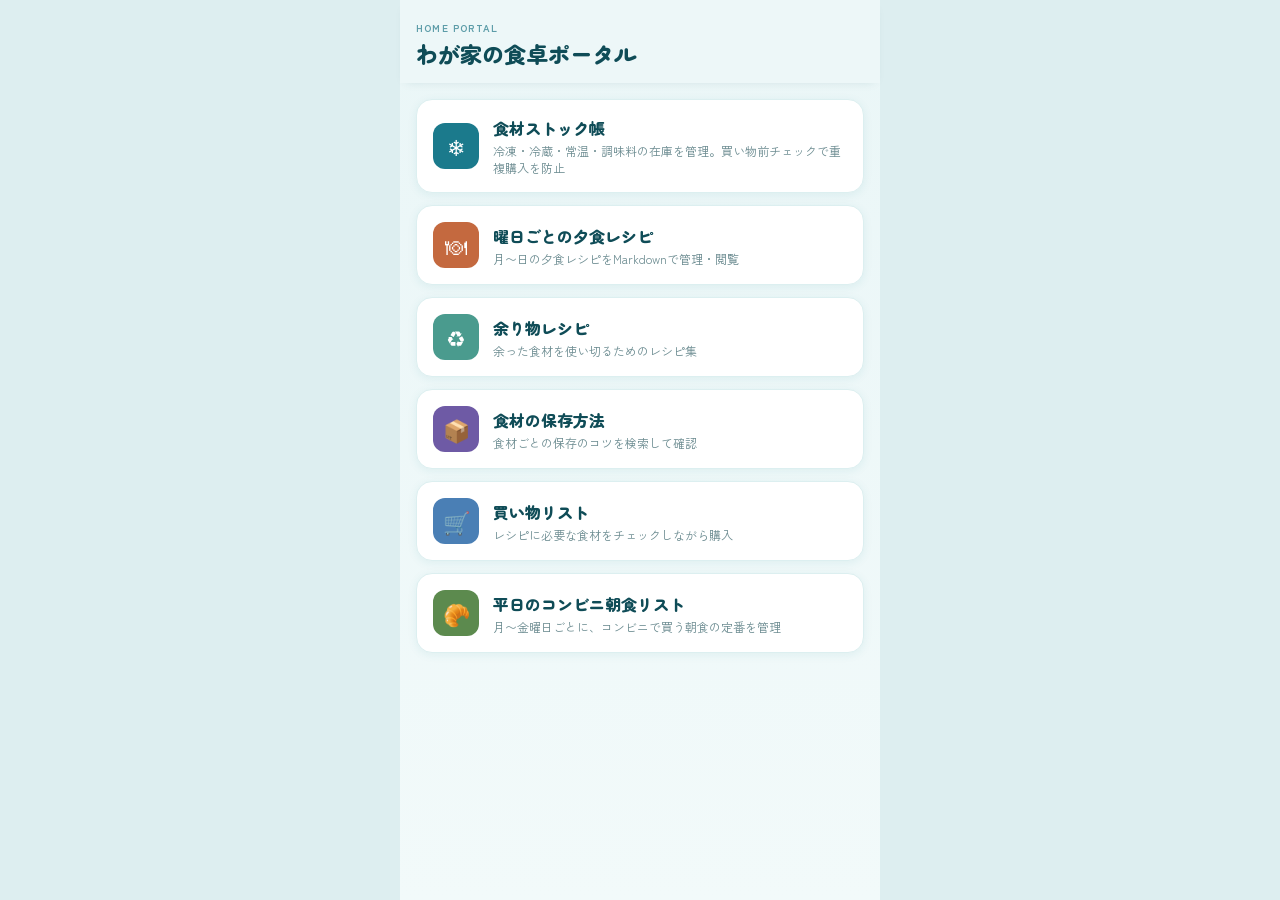
<file: index.html>
<!DOCTYPE html>
<html lang="ja">
<head>
<meta charset="UTF-8">
<meta name="viewport" content="width=device-width, initial-scale=1.0">
<title>わが家の食卓ポータル</title>
<link rel="stylesheet" href="assets/style.css">
</head>
<body>
<div class="page">
  <div class="header">
    <div>
      <div class="eyebrow">HOME PORTAL</div>
      <h1>わが家の食卓ポータル</h1>
    </div>
  </div>

  <div class="portal-grid">
    <a class="portal-card" href="fridge.html">
      <div class="portal-icon" style="background:#1B7A8C;">❄</div>
      <div>
        <div class="portal-title">食材ストック帳</div>
        <div class="portal-desc">冷凍・冷蔵・常温・調味料の在庫を管理。買い物前チェックで重複購入を防止</div>
      </div>
    </a>

    <a class="portal-card" href="recipes/index.html">
      <div class="portal-icon" style="background:#C4693F;">🍽</div>
      <div>
        <div class="portal-title">曜日ごとの夕食レシピ</div>
        <div class="portal-desc">月〜日の夕食レシピをMarkdownで管理・閲覧</div>
      </div>
    </a>

    <a class="portal-card" href="leftovers/index.html">
      <div class="portal-icon" style="background:#4A9B8E;">♻</div>
      <div>
        <div class="portal-title">余り物レシピ</div>
        <div class="portal-desc">余った食材を使い切るためのレシピ集</div>
      </div>
    </a>

    <a class="portal-card" href="storage/index.html">
      <div class="portal-icon" style="background:#6E5AA5;">📦</div>
      <div>
        <div class="portal-title">食材の保存方法</div>
        <div class="portal-desc">食材ごとの保存のコツを検索して確認</div>
      </div>
    </a>

    <a class="portal-card" href="shopping.html">
      <div class="portal-icon" style="background:#4A7FB5;">🛒</div>
      <div>
        <div class="portal-title">買い物リスト</div>
        <div class="portal-desc">レシピに必要な食材をチェックしながら購入</div>
      </div>
    </a>

    <a class="portal-card" href="breakfast.html">
      <div class="portal-icon" style="background:#5C8A4E;">🥐</div>
      <div>
        <div class="portal-title">平日のコンビニ朝食リスト</div>
        <div class="portal-desc">月〜金曜日ごとに、コンビニで買う朝食の定番を管理</div>
      </div>
    </a>
  </div>
</div>
</body>
</html>
</file>
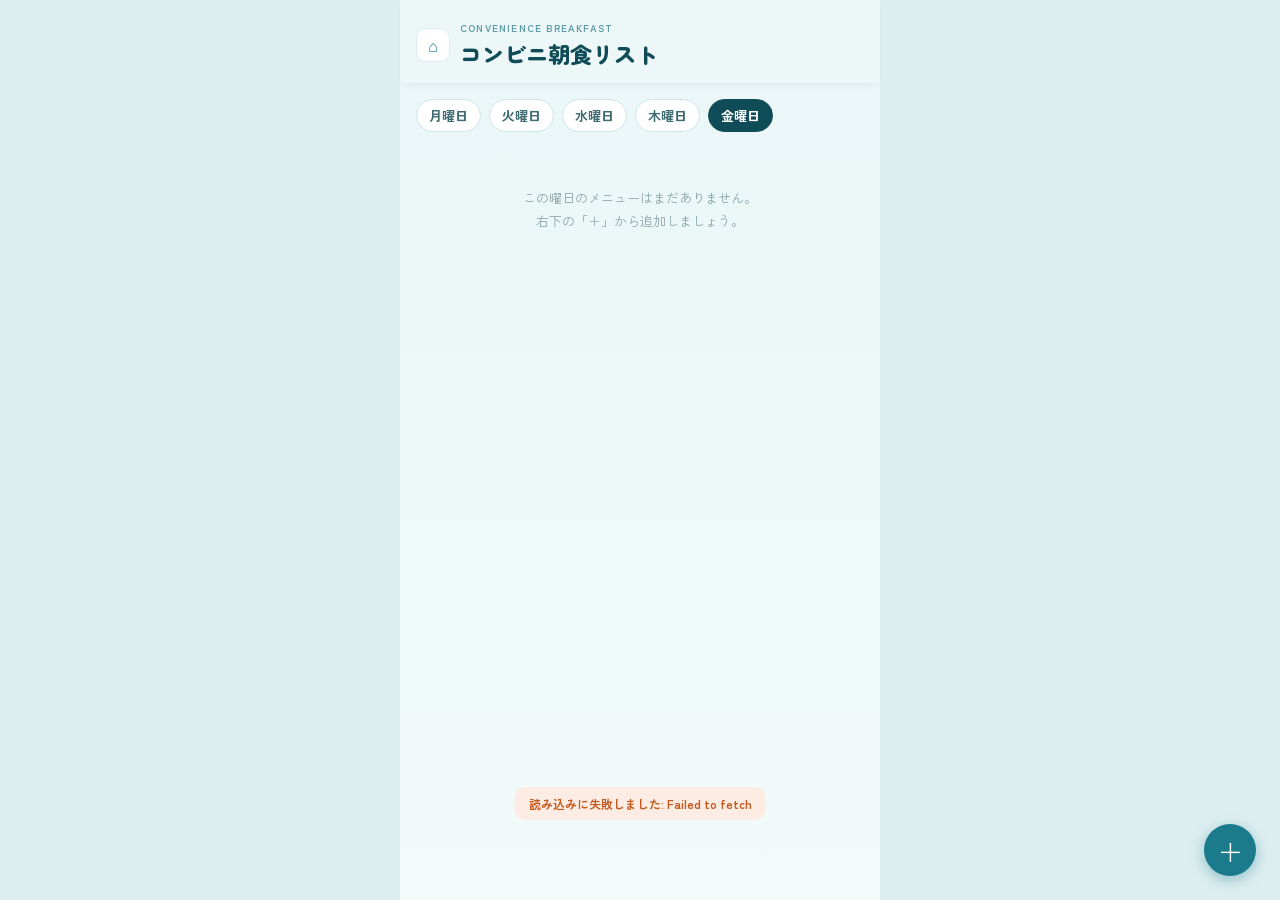
<file: breakfast.html>
<!DOCTYPE html>
<html lang="ja">
<head>
<meta charset="UTF-8">
<meta name="viewport" content="width=device-width, initial-scale=1.0">
<title>コンビニ朝食リスト</title>
<link rel="stylesheet" href="assets/style.css">
</head>
<body>
<div class="page">
  <div class="header">
    <div class="header-left">
      <a class="home-link" href="index.html" aria-label="ポータルに戻る">⌂</a>
      <div>
        <div class="eyebrow">CONVENIENCE BREAKFAST</div>
        <h1>コンビニ朝食リスト</h1>
      </div>
    </div>
  </div>

  <div class="tabs" id="tabs"></div>
  <div id="list"><div class="loading">読み込み中…</div></div>
  <div class="error-banner" id="errorBanner"></div>
  <button class="fab" id="fabAdd" aria-label="追加">＋</button>

  <div class="modal-overlay" id="modalOverlay">
    <div class="modal fade" id="modalBox">
      <div class="modal-title" id="modalTitle">朝食メニューを追加</div>
      <label class="field-label">品名</label>
      <input id="fName" placeholder="例：おにぎり＋サラダチキン">
      <label class="field-label">メモ（任意）</label>
      <textarea id="fMemo" style="height:56px; resize:none;" placeholder="例：お店：セブンイレブン"></textarea>
      <div class="modal-actions">
        <button class="btn-cancel" id="btnCancel">キャンセル</button>
        <button class="btn-save" id="btnSave">追加する</button>
      </div>
    </div>
  </div>
</div>

<script src="assets/site-config.js"></script>
<script src="assets/api.js"></script>
<script>
const SHEET = "BreakfastList";
const WEEKDAYS = [
  { id: "mon", label: "月" }, { id: "tue", label: "火" }, { id: "wed", label: "水" },
  { id: "thu", label: "木" }, { id: "fri", label: "金" },
];

let items = [];
let currentDay = (() => {
  const idx = new Date().getDay(); // 0:日 1:月 ... 6:土
  const map = { 1: "mon", 2: "tue", 3: "wed", 4: "thu", 5: "fri" };
  return map[idx] || "mon";
})();

function escapeHtml(s) { return (s||"").toString().replace(/[&<>"']/g, c => ({'&':'&amp;','<':'&lt;','>':'&gt;','"':'&quot;',"'":'&#39;'}[c])); }
function showError(msg) {
  const el = document.getElementById("errorBanner");
  if (!msg) { el.style.display = "none"; return; }
  el.textContent = msg; el.style.display = "block";
  setTimeout(() => { el.style.display = "none"; }, 4000);
}

async function loadItems() {
  try { items = await Api.list(SHEET); }
  catch (e) { showError("読み込みに失敗しました: " + e.message); items = []; }
  renderAll();
}

function renderTabs() {
  document.getElementById("tabs").innerHTML = WEEKDAYS.map(w =>
    `<div class="tab ${currentDay===w.id?'active':''}" data-day="${w.id}">${w.label}曜日</div>`
  ).join("");
  document.querySelectorAll(".tab").forEach(t => t.addEventListener("click", () => { currentDay = t.dataset.day; renderAll(); }));
}

function renderList() {
  const listEl = document.getElementById("list");
  const arr = items.filter(i => i.weekday === currentDay);
  if (arr.length === 0) {
    listEl.innerHTML = `<div class="empty-state">この曜日のメニューはまだありません。<br>右下の「＋」から追加しましょう。</div>`;
    return;
  }
  listEl.innerHTML = arr.map(it => `
    <div class="card" data-id="${it.id}">
      <div style="flex:1; min-width:0;">
        <div class="card-name">${escapeHtml(it.name)}</div>
        ${it.memo ? `<div class="card-memo">${escapeHtml(it.memo)}</div>` : ""}
      </div>
      <button class="small-btn" data-remove="${it.id}">削除</button>
    </div>
  `).join("");
  listEl.querySelectorAll("[data-remove]").forEach(btn => btn.addEventListener("click", async (e) => {
    e.stopPropagation();
    try {
      await Api.remove(SHEET, btn.dataset.remove);
      items = items.filter(i => i.id !== btn.dataset.remove);
      renderAll();
    }
    catch (err) { showError("削除に失敗しました: " + err.message); }
  }));
}

function renderAll() { renderTabs(); renderList(); }

function openModal() { document.getElementById("modalOverlay").classList.add("open"); }
function closeModal() { document.getElementById("modalOverlay").classList.remove("open"); }

function openAdd() {
  document.getElementById("fName").value = "";
  document.getElementById("fMemo").value = "";
  openModal();
}

async function saveForm() {
  const name = document.getElementById("fName").value.trim();
  if (!name) return;
  const btn = document.getElementById("btnSave");
  btn.disabled = true;
  try {
    const payload = { weekday: currentDay, name, memo: document.getElementById("fMemo").value.trim() };
    const result = await Api.add(SHEET, payload);
    items.push({ id: result.id, ...payload });
    closeModal();
    renderAll();
  } catch (err) { showError("追加に失敗しました: " + err.message); }
  finally { btn.disabled = false; }
}

document.getElementById("fabAdd").addEventListener("click", openAdd);
document.getElementById("btnCancel").addEventListener("click", closeModal);
document.getElementById("btnSave").addEventListener("click", saveForm);
document.getElementById("modalOverlay").addEventListener("click", (e) => { if (e.target.id === "modalOverlay") closeModal(); });

loadItems();
</script>
</body>
</html>
</file>
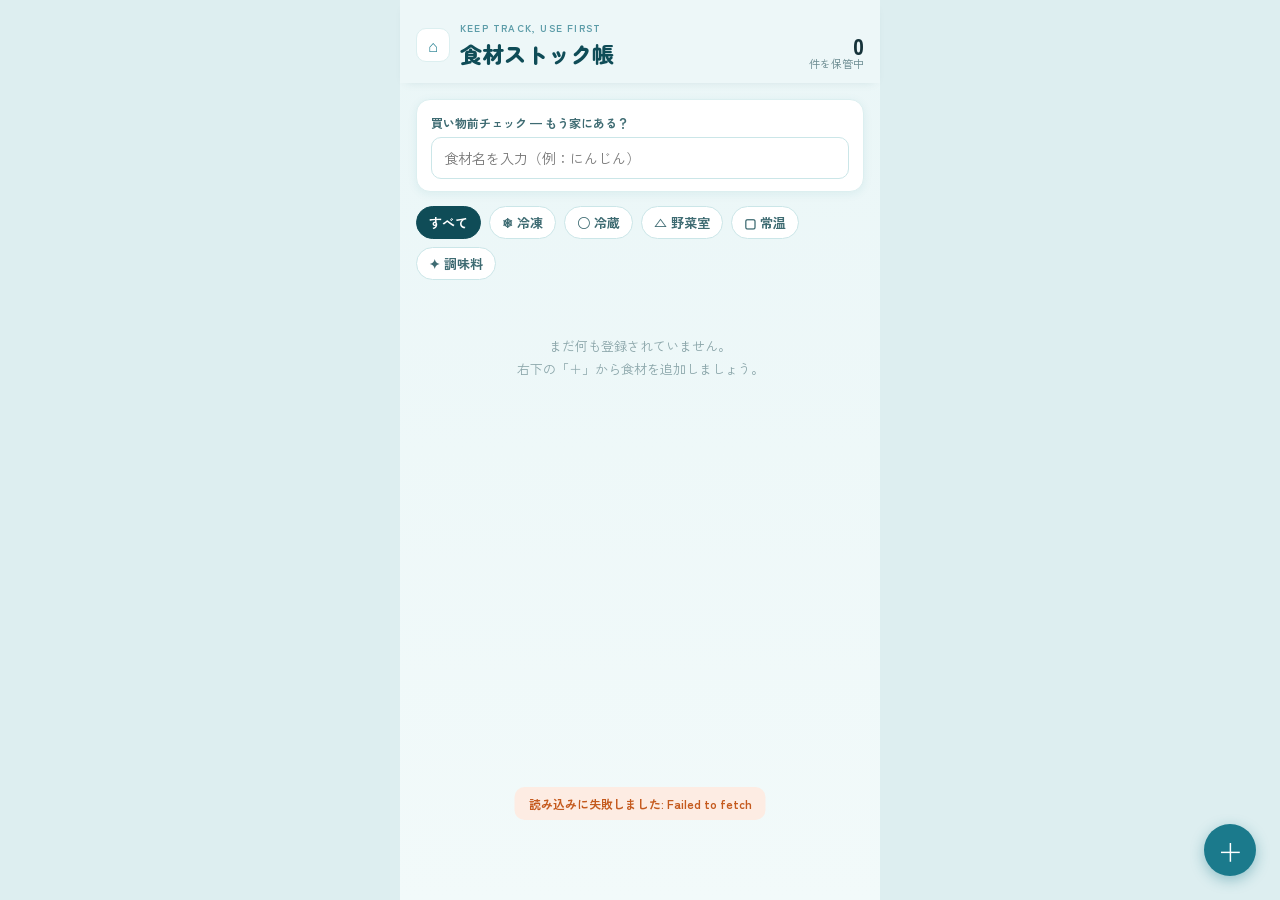
<file: fridge.html>
<!DOCTYPE html>
<html lang="ja">
<head>
<meta charset="UTF-8">
<meta name="viewport" content="width=device-width, initial-scale=1.0">
<title>食材ストック帳</title>
<link rel="stylesheet" href="assets/style.css">
</head>
<body>
<div class="page">
  <div class="header">
    <div class="header-left">
      <a class="home-link" href="index.html" aria-label="ポータルに戻る">⌂</a>
      <div>
        <div class="eyebrow">KEEP TRACK, USE FIRST</div>
        <h1>食材ストック帳</h1>
      </div>
    </div>
    <div class="count-badge">
      <div class="count-num" id="totalCount">-</div>
      <div class="count-label">件を保管中</div>
    </div>
  </div>

  <div class="check-box" style="background:#fff; border-radius:14px; padding:14px 14px 12px; box-shadow:0 2px 10px rgba(27,122,140,0.08); margin-bottom:14px; border:1px solid #DCEFF0;">
    <div style="font-size:12px; color:#3E6B72; font-weight:700; margin-bottom:6px;">買い物前チェック — もう家にある？</div>
    <input id="checkInput" placeholder="食材名を入力（例：にんじん）">
    <div id="checkResults"></div>
  </div>

  <div class="tabs" id="tabs"></div>
  <div id="list"><div class="loading">読み込み中…</div></div>
  <div class="error-banner" id="errorBanner"></div>
  <button class="fab" id="fabAdd" aria-label="食材を追加">＋</button>

  <div class="modal-overlay" id="modalOverlay">
    <div class="modal fade" id="modalBox">
      <div class="modal-title" id="modalTitle">食材を追加</div>

      <label class="field-label">食材名</label>
      <input id="fName" placeholder="例：玉ねぎ（みじん切り）">
      <div class="warning-box" id="dupWarning"></div>

      <label class="field-label">数量</label>
      <input id="fQuantity" placeholder="例：2袋、200g、3個">

      <label class="field-label">保存場所</label>
      <div class="choice-row" id="locChoices"></div>

      <label class="checkbox-row">
        <input type="checkbox" id="fIsCut" style="width:16px;height:16px;">
        カット済みで保存する
      </label>

      <label class="field-label">保存日</label>
      <input type="date" id="fDate">

      <label class="field-label">賞味期限（任意）</label>
      <input type="date" id="fExpiry">

      <label class="field-label">メモ（任意）</label>
      <textarea id="fMemo" style="height:56px; resize:none;" placeholder="例：味噌汁用にカット"></textarea>

      <div class="modal-actions">
        <button class="btn-cancel" id="btnCancel">キャンセル</button>
        <button class="btn-save" id="btnSave">追加する</button>
      </div>
    </div>
  </div>
</div>

<script src="assets/site-config.js"></script>
<script src="assets/api.js"></script>
<script>
const SHEET = "FridgeItems";
const LOCATIONS = [
  { id: "freezer", label: "冷凍", color: "#1B7A8C", icon: "❄", oldAfter: 30 },
  { id: "fridge", label: "冷蔵", color: "#4A7FB5", icon: "○", oldAfter: 5 },
  { id: "vegetable", label: "野菜室", color: "#5C8A4E", icon: "△", oldAfter: 5 },
  { id: "pantry", label: "常温", color: "#B98A3D", icon: "▢", oldAfter: 60 },
  { id: "seasoning", label: "調味料", color: "#8A5FBF", icon: "✦", oldAfter: 180 },
];

let items = [];
let filter = "all";
let editingId = null;
let formLocation = "freezer";

function locationInfo(id) { return LOCATIONS.find(l => l.id === id) || LOCATIONS[0]; }
function todayISO() {
  const d = new Date();
  const y = d.getFullYear();
  const m = String(d.getMonth() + 1).padStart(2, "0");
  const day = String(d.getDate()).padStart(2, "0");
  return `${y}-${m}-${day}`;
}
function parseDateFlexible(dateStr) {
  if (!dateStr) return new Date(NaN);
  const s = String(dateStr);
  // "2026-08-30T15:00:00.000Z" のような時刻付きの値は、そのままDateに渡す
  // （ブラウザのローカルタイムゾーンに変換され、日本時間なら正しい日付になる）。
  // "2026-08-31" のような日付のみの値は、ローカル深夜0時として解釈する。
  const d = s.includes("T") ? new Date(s) : new Date(s + "T00:00:00");
  d.setHours(0, 0, 0, 0);
  return d;
}
function toDateInputValue(dateStr) {
  if (!dateStr) return "";
  const d = parseDateFlexible(dateStr);
  if (isNaN(d)) return "";
  const y = d.getFullYear();
  const m = String(d.getMonth() + 1).padStart(2, "0");
  const day = String(d.getDate()).padStart(2, "0");
  return `${y}-${m}-${day}`;
}
function daysSince(dateStr) {
  const then = parseDateFlexible(dateStr);
  const now = new Date(); now.setHours(0,0,0,0);
  return Math.max(0, Math.round((now - then) / 86400000));
}
function fmtDate(dateStr) { const d = parseDateFlexible(dateStr); return `${d.getMonth()+1}/${d.getDate()}`; }
function normalize(s) { return (s||"").toString().trim().toLowerCase(); }
function escapeHtml(s) { return (s||"").toString().replace(/[&<>"']/g, c => ({'&':'&amp;','<':'&lt;','>':'&gt;','"':'&quot;',"'":'&#39;'}[c])); }
function toBool(v) { return v === true || v === "true" || v === "TRUE"; }

function frostSVG(days, color, oldAfter) {
  const ratio = days / (oldAfter || 30);
  const level = ratio >= 1 ? 3 : ratio >= 0.66 ? 2 : ratio >= 0.33 ? 1 : 0;
  const arms = [0,60,120,180,240,300];
  let inner = "";
  arms.forEach(deg => {
    inner += `<g transform="rotate(${deg})"><line x1="0" y1="0" x2="0" y2="${-9 - level*1.2}" stroke="${color}" stroke-width="1.4" stroke-linecap="round" opacity="0.9"/>`;
    if (level >= 1) inner += `<line x1="0" y1="-5" x2="2.4" y2="-6.6" stroke="${color}" stroke-width="1" opacity="0.75" stroke-linecap="round"/><line x1="0" y1="-5" x2="-2.4" y2="-6.6" stroke="${color}" stroke-width="1" opacity="0.75" stroke-linecap="round"/>`;
    if (level >= 2) inner += `<line x1="0" y1="-8" x2="2" y2="-9.4" stroke="${color}" stroke-width="0.9" opacity="0.6" stroke-linecap="round"/><line x1="0" y1="-8" x2="-2" y2="-9.4" stroke="${color}" stroke-width="0.9" opacity="0.6" stroke-linecap="round"/>`;
    inner += `</g>`;
  });
  const circleR = level >= 3 ? 3 : 2;
  const circleOp = level >= 3 ? 0.5 : 0.35;
  return `<svg width="26" height="26" viewBox="0 0 26 26" style="flex-shrink:0;"><g transform="translate(13,13)">${inner}<circle r="${circleR}" fill="${color}" opacity="${circleOp}"/></g></svg>`;
}

function daysUntil(dateStr) {
  if (!dateStr) return null;
  const target = parseDateFlexible(dateStr);
  const now = new Date(); now.setHours(0,0,0,0);
  return Math.round((target - now) / 86400000);
}
function expiryBadgeHtml(expiry) {
  if (!expiry) return "";
  const days = daysUntil(expiry);
  let text, color;
  if (days < 0) { text = `賞味期限切れ（${Math.abs(days)}日経過）`; color = "#C5401E"; }
  else if (days === 0) { text = "賞味期限は今日まで"; color = "#C5401E"; }
  else if (days <= 3) { text = `賞味期限まであと${days}日`; color = "#C55A1E"; }
  else { text = `賞味期限: ${fmtDate(expiry)}`; color = "#6B8B90"; }
  return `<div style="font-size:12px;color:${color};margin-top:2px;font-weight:${days<=3?'700':'400'};">${text}</div>`;
}
function showError(msg) {
  const el = document.getElementById("errorBanner");
  if (!msg) { el.style.display = "none"; return; }
  el.textContent = msg;
  el.style.display = "block";
  setTimeout(() => { el.style.display = "none"; }, 4000);
}

async function loadItems() {
  try {
    const data = await Api.list(SHEET);
    items = data.map(it => ({ ...it, isCut: toBool(it.isCut) }));
  } catch (e) {
    showError("読み込みに失敗しました: " + e.message);
    items = [];
  }
  renderAll();
}

function renderTabs() {
  const tabsEl = document.getElementById("tabs");
  let html = `<div class="tab ${filter==='all'?'active':''}" data-filter="all">すべて</div>`;
  LOCATIONS.forEach(l => {
    const active = filter === l.id;
    html += `<div class="tab ${active?'active':''}" data-filter="${l.id}" style="${active?`background:${l.color};border-color:${l.color};`:''}">${l.icon} ${l.label}</div>`;
  });
  tabsEl.innerHTML = html;
  tabsEl.querySelectorAll(".tab").forEach(t => t.addEventListener("click", () => { filter = t.dataset.filter; renderAll(); }));
}

function renderList() {
  const listEl = document.getElementById("list");
  const filtered = filter === "all" ? items : items.filter(i => i.location === filter);
  document.getElementById("totalCount").textContent = items.length;

  if (items.length === 0) {
    listEl.innerHTML = `<div class="empty-state">まだ何も登録されていません。<br>右下の「＋」から食材を追加しましょう。</div>`;
    return;
  }
  let html = "";
  LOCATIONS.filter(l => filter === "all" || filter === l.id).forEach(loc => {
    const arr = filtered.filter(i => i.location === loc.id).sort((a,b) => {
      const ea = a.expiry ? daysUntil(a.expiry) : Infinity;
      const eb = b.expiry ? daysUntil(b.expiry) : Infinity;
      if (ea !== eb) return ea - eb;
      return daysSince(b.date) - daysSince(a.date);
    });
    if (arr.length === 0) return;
    html += `<div style="margin-bottom:18px;"><div style="font-size:13px;font-weight:900;margin-bottom:6px;color:${loc.color};">${loc.icon} ${loc.label}（${arr.length}）</div>`;
    arr.forEach(it => {
      const d = daysSince(it.date);
      const isOld = d >= (loc.oldAfter ?? 30);
      html += `<div class="card" data-id="${it.id}">
        ${frostSVG(d, loc.color, loc.oldAfter)}
        <div style="flex:1; min-width:0;">
          <div class="card-name">${escapeHtml(it.name)}${it.isCut ? '<span class="tag">カット済</span>' : ''}</div>
          <div class="card-meta ${isOld?'old':''}">${escapeHtml(it.quantity)||"数量未記入"} ・ ${fmtDate(it.date)}から${d}日 ${isOld?'・そろそろ使い切ろう':''}</div>
          ${expiryBadgeHtml(it.expiry)}
          ${it.memo ? `<div class="card-memo">${escapeHtml(it.memo)}</div>` : ''}
        </div>
        <div style="display:flex; flex-direction:column; gap:6px; align-items:stretch;">
          <a class="small-btn" href="storage/index.html?q=${encodeURIComponent(it.name)}" style="text-align:center; text-decoration:none;" onclick="event.stopPropagation();">📦 保存方法</a>
          <button class="small-btn" data-remove="${it.id}">使い切った</button>
        </div>
      </div>`;
    });
    html += `</div>`;
  });
  listEl.innerHTML = html;

  listEl.querySelectorAll(".card").forEach(card => card.addEventListener("click", (e) => {
    if (e.target.dataset.remove) return;
    const item = items.find(i => i.id === card.dataset.id);
    if (item) openEdit(item);
  }));
  listEl.querySelectorAll("[data-remove]").forEach(btn => btn.addEventListener("click", async (e) => {
    e.stopPropagation();
    btn.textContent = "…";
    try {
      await Api.remove(SHEET, btn.dataset.remove);
      items = items.filter(i => i.id !== btn.dataset.remove);
      renderAll();
    }
    catch (err) { showError("削除に失敗しました: " + err.message); }
  }));
}

function renderCheck() {
  const q = normalize(document.getElementById("checkInput").value);
  const el = document.getElementById("checkResults");
  if (!q) { el.innerHTML = ""; return; }
  const hits = items.filter(it => normalize(it.name).includes(q));
  if (hits.length === 0) { el.innerHTML = `<div class="fade" style="font-size:13px;color:#5C8A4E;font-weight:700;padding:6px 2px;">在庫なし。買ってOKです。</div>`; return; }
  let html = `<div class="fade">`;
  hits.forEach(it => {
    const loc = locationInfo(it.location);
    const d = daysSince(it.date);
    html += `<div class="card" style="border:1.5px solid ${loc.color}; cursor:default;">
      ${frostSVG(d, loc.color, loc.oldAfter)}
      <div style="flex:1;">
        <div style="font-weight:700; color:#16333A;">${escapeHtml(it.name)}${it.isCut ? '<span class="tag">カット済</span>' : ''}</div>
        <div style="font-size:12px; color:#6B8B90;">${loc.icon} ${loc.label}・${escapeHtml(it.quantity)||"数量未記入"}・${d}日前から保存</div>
        ${expiryBadgeHtml(it.expiry)}
      </div>
    </div>`;
  });
  html += `</div>`;
  el.innerHTML = html;
}

function renderLocChoices() {
  const el = document.getElementById("locChoices");
  el.innerHTML = LOCATIONS.map(l => {
    const active = formLocation === l.id;
    return `<div class="choice ${active?'active':''}" data-loc="${l.id}" style="${active?`background:${l.color};border-color:${l.color};color:#fff;`:''}">${l.icon} ${l.label}</div>`;
  }).join("");
  el.querySelectorAll(".choice").forEach(c => c.addEventListener("click", () => { formLocation = c.dataset.loc; renderLocChoices(); }));
}

function renderDupWarning() {
  const q = normalize(document.getElementById("fName").value);
  const warnEl = document.getElementById("dupWarning");
  if (!q || editingId) { warnEl.style.display = "none"; return; }
  const dups = items.filter(it => normalize(it.name).includes(q) || q.includes(normalize(it.name)));
  if (dups.length === 0) { warnEl.style.display = "none"; return; }
  warnEl.innerHTML = "⚠ すでに似た食材があります：" + dups.map(d =>
    `<div style="margin-top:2px;">・${escapeHtml(d.name)}（${locationInfo(d.location).label}・${daysSince(d.date)}日前・${escapeHtml(d.quantity)||"数量未記入"}）</div>`
  ).join("");
  warnEl.style.display = "block";
}

function openAdd() {
  editingId = null;
  document.getElementById("modalTitle").textContent = "食材を追加";
  document.getElementById("fName").value = "";
  document.getElementById("fQuantity").value = "";
  document.getElementById("fIsCut").checked = false;
  document.getElementById("fDate").value = todayISO();
  document.getElementById("fExpiry").value = "";
  document.getElementById("fMemo").value = "";
  formLocation = "freezer";
  renderLocChoices();
  document.getElementById("dupWarning").style.display = "none";
  document.getElementById("btnSave").textContent = "追加する";
  openModal();
  setTimeout(() => document.getElementById("fName").focus(), 0);
}
function openEdit(item) {
  editingId = item.id;
  document.getElementById("modalTitle").textContent = "食材を編集";
  document.getElementById("fName").value = item.name;
  document.getElementById("fQuantity").value = item.quantity || "";
  document.getElementById("fIsCut").checked = !!item.isCut;
  document.getElementById("fDate").value = toDateInputValue(item.date);
  document.getElementById("fExpiry").value = toDateInputValue(item.expiry);
  document.getElementById("fMemo").value = item.memo || "";
  formLocation = item.location;
  renderLocChoices();
  document.getElementById("dupWarning").style.display = "none";
  document.getElementById("btnSave").textContent = "更新する";
  openModal();
}
function openModal() { document.getElementById("modalOverlay").classList.add("open"); }
function closeModal() { document.getElementById("modalOverlay").classList.remove("open"); }

async function saveForm() {
  const name = document.getElementById("fName").value.trim();
  if (!name) return;
  const data = {
    name,
    quantity: document.getElementById("fQuantity").value.trim(),
    location: formLocation,
    isCut: document.getElementById("fIsCut").checked,
    date: document.getElementById("fDate").value || todayISO(),
    expiry: document.getElementById("fExpiry").value || "",
    memo: document.getElementById("fMemo").value.trim(),
  };
  const btn = document.getElementById("btnSave");
  btn.disabled = true;
  try {
    if (editingId) {
      await Api.update(SHEET, editingId, data);
      const idx = items.findIndex(i => i.id === editingId);
      if (idx !== -1) items[idx] = { ...items[idx], ...data };
    } else {
      const result = await Api.add(SHEET, data);
      items.push({ id: result.id, ...data });
    }
    closeModal();
    renderAll();
  } catch (err) {
    showError("保存に失敗しました: " + err.message);
  } finally {
    btn.disabled = false;
  }
}

function renderAll() { renderTabs(); renderList(); renderCheck(); }

document.getElementById("fabAdd").addEventListener("click", openAdd);
document.getElementById("btnCancel").addEventListener("click", closeModal);
document.getElementById("btnSave").addEventListener("click", saveForm);
document.getElementById("modalOverlay").addEventListener("click", (e) => { if (e.target.id === "modalOverlay") closeModal(); });
document.getElementById("checkInput").addEventListener("input", renderCheck);
document.getElementById("fName").addEventListener("input", renderDupWarning);

loadItems();
</script>
</body>
</html>
</file>
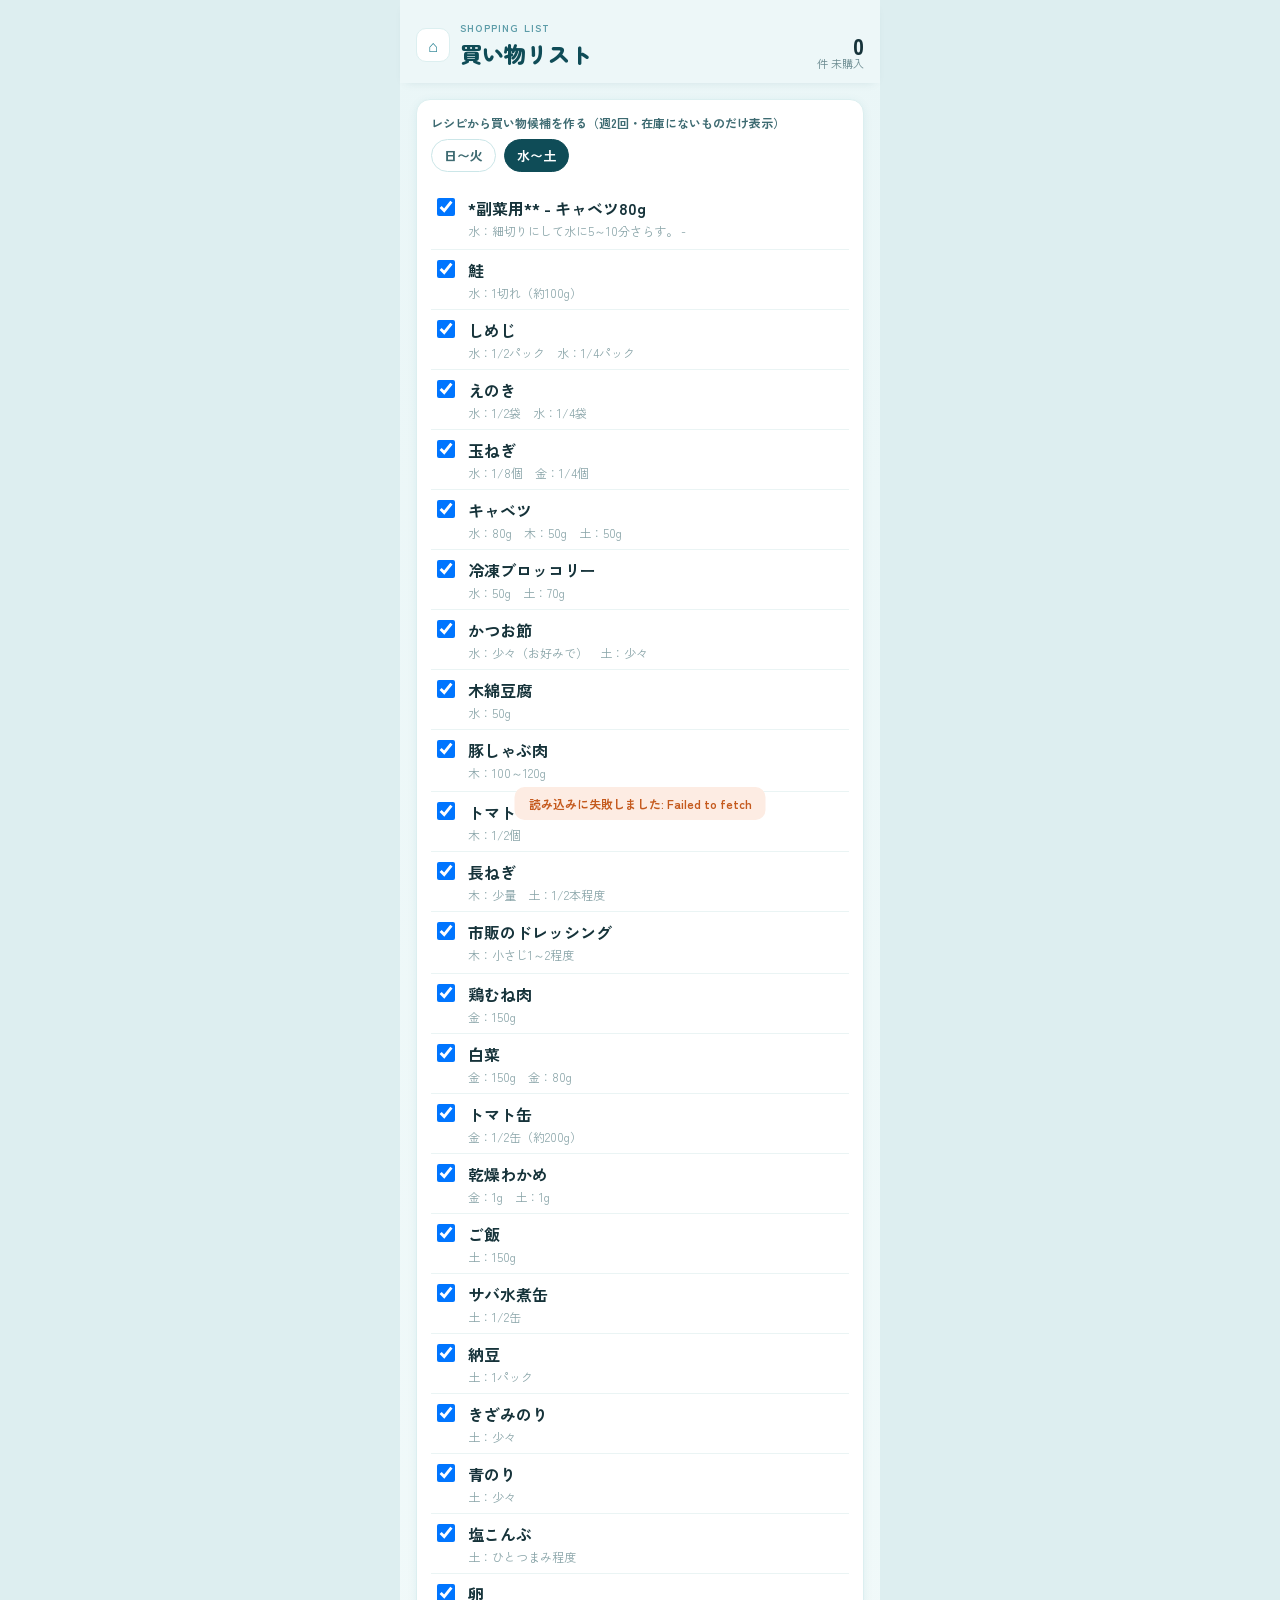
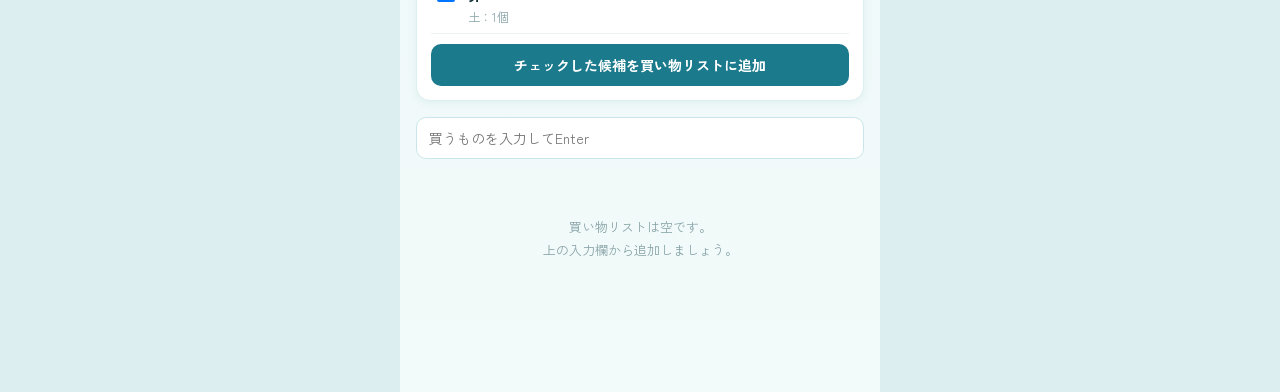
<file: shopping.html>
<!DOCTYPE html>
<html lang="ja">
<head>
<meta charset="UTF-8">
<meta name="viewport" content="width=device-width, initial-scale=1.0">
<title>買い物リスト</title>
<link rel="stylesheet" href="assets/style.css">
</head>
<body>
<div class="page">
  <div class="header">
    <div class="header-left">
      <a class="home-link" href="index.html" aria-label="ポータルに戻る">⌂</a>
      <div>
        <div class="eyebrow">SHOPPING LIST</div>
        <h1>買い物リスト</h1>
      </div>
    </div>
    <div class="count-badge">
      <div class="count-num" id="remainCount">-</div>
      <div class="count-label">件 未購入</div>
    </div>
  </div>

  <div style="background:#fff; border-radius:14px; padding:14px; box-shadow:0 2px 10px rgba(27,122,140,0.08); margin-bottom:16px; border:1px solid #DCEFF0;">
    <div style="font-size:12px; color:#3E6B72; font-weight:700; margin-bottom:8px;">レシピから買い物候補を作る（週2回・在庫にないものだけ表示）</div>
    <div class="tabs" id="periodTabs" style="margin-bottom:4px;"></div>
    <div id="candidateStatus" style="font-size:12px; color:#8AA5A9; padding:6px 2px;"></div>
    <div id="candidateList"></div>
    <button id="btnAddCandidates" style="width:100%; margin-top:10px; padding:11px 0; border-radius:10px; border:none; background:#1B7A8C; color:#fff; font-weight:700; cursor:pointer;">
      チェックした候補を買い物リストに追加
    </button>
  </div>

  <div style="display:flex; gap:8px; margin-bottom:16px;">
    <input id="quickAdd" placeholder="買うものを入力してEnter">
  </div>

  <div id="list"><div class="loading">読み込み中…</div></div>
  <div class="error-banner" id="errorBanner"></div>

  <div class="modal-overlay" id="modalOverlay">
    <div class="modal fade" id="modalBox">
      <div class="modal-title" id="modalTitle">アイテムを編集</div>
      <label class="field-label">品名</label>
      <input id="fName">
      <label class="field-label">数量</label>
      <input id="fQuantity" placeholder="例：2個、1パック">
      <label class="field-label">メモ（任意）</label>
      <textarea id="fMemo" style="height:56px; resize:none;" placeholder="例：〇〇のレシピ用"></textarea>
      <div class="modal-actions">
        <button class="btn-cancel" id="btnDelete" style="color:#C55A1E;border-color:#F2D9A0;">削除する</button>
        <button class="btn-save" id="btnSave">更新する</button>
      </div>
    </div>
  </div>
</div>

<script src="assets/site-config.js"></script>
<script src="assets/api.js"></script>
<script>
const SHEET = "ShoppingList";
let items = [];
let editingId = null;
let fridgeItems = [];
let candidates = []; // {key, name, entries:[{day,amount}], inStock, alreadyListed, checked}

const PERIODS = [
  { id: "sun-tue", label: "日〜火", days: ["sun","mon","tue"] },
  { id: "wed-sat", label: "水〜土", days: ["wed","thu","fri","sat"] },
];
const DAY_LABEL = { mon:"月", tue:"火", wed:"水", thu:"木", fri:"金", sat:"土", sun:"日" };
let currentPeriod = (() => {
  const idx = new Date().getDay(); // 0:日 1:月 2:火 3:水 4:木 5:金 6:土
  return (idx >= 3 && idx <= 6) ? "wed-sat" : "sun-tue";
})();

function toBool(v) { return v === true || v === "true" || v === "TRUE"; }
function escapeHtml(s) { return (s||"").toString().replace(/[&<>"']/g, c => ({'&':'&amp;','<':'&lt;','>':'&gt;','"':'&quot;',"'":'&#39;'}[c])); }
function normalize(s) { return (s||"").toString().trim().toLowerCase(); }
function todayISODate() {
  const d = new Date();
  const y = d.getFullYear();
  const m = String(d.getMonth() + 1).padStart(2, "0");
  const day = String(d.getDate()).padStart(2, "0");
  return `${y}-${m}-${day}`;
}

function showError(msg) {
  const el = document.getElementById("errorBanner");
  if (!msg) { el.style.display = "none"; return; }
  el.textContent = msg; el.style.display = "block";
  setTimeout(() => { el.style.display = "none"; }, 4000);
}

async function loadItems() {
  try {
    const data = await Api.list(SHEET);
    items = data.map(it => ({ ...it, checked: toBool(it.checked) }));
  } catch (e) { showError("読み込みに失敗しました: " + e.message); items = []; }
  renderList();
}

function renderList() {
  const listEl = document.getElementById("list");
  const unchecked = items.filter(i => !i.checked);
  const checked = items.filter(i => i.checked);
  document.getElementById("remainCount").textContent = unchecked.length;

  if (items.length === 0) {
    listEl.innerHTML = `<div class="empty-state">買い物リストは空です。<br>上の入力欄から追加しましょう。</div>`;
    return;
  }
  let html = "";
  if (unchecked.length > 0) {
    html += unchecked.map(cardHtml).join("");
  } else {
    html += `<div class="empty-state">未購入のアイテムはありません。</div>`;
  }
  if (checked.length > 0) {
    html += `<div style="font-size:12px;font-weight:900;color:#8AA5A9;margin:16px 0 6px;">購入済み（${checked.length}）</div>`;
    html += checked.map(cardHtml).join("");
  }
  listEl.innerHTML = html;

  listEl.querySelectorAll("[data-toggle]").forEach(cb => cb.addEventListener("click", async (e) => {
    e.stopPropagation();
    const item = items.find(i => i.id === cb.dataset.toggle);
    try { await Api.update(SHEET, item.id, { checked: !item.checked }); item.checked = !item.checked; renderList(); }
    catch (err) { showError("更新に失敗しました: " + err.message); }
  }));
  listEl.querySelectorAll(".card").forEach(card => card.addEventListener("click", () => {
    const item = items.find(i => i.id === card.dataset.id);
    if (item) openEdit(item);
  }));
}

function cardHtml(it) {
  return `<div class="card" data-id="${it.id}" style="${it.checked ? 'opacity:0.55;' : ''}">
    <input type="checkbox" data-toggle="${it.id}" ${it.checked ? "checked" : ""} style="width:20px;height:20px;flex-shrink:0;">
    <div style="flex:1; min-width:0;">
      <div class="card-name" style="${it.checked ? 'text-decoration:line-through;' : ''}">${escapeHtml(it.name)}</div>
      <div class="card-meta">${escapeHtml(it.quantity) || ""}</div>
      ${it.memo ? `<div class="card-memo">${escapeHtml(it.memo)}</div>` : ""}
    </div>
  </div>`;
}

function openModal() { document.getElementById("modalOverlay").classList.add("open"); }
function closeModal() { document.getElementById("modalOverlay").classList.remove("open"); }

function openEdit(item) {
  editingId = item.id;
  document.getElementById("fName").value = item.name;
  document.getElementById("fQuantity").value = item.quantity || "";
  document.getElementById("fMemo").value = item.memo || "";
  openModal();
}

async function quickAdd(name) {
  if (!name.trim()) return;
  try {
    const payload = { name: name.trim(), quantity: "", memo: "", checked: false, addedDate: todayISODate() };
    const result = await Api.add(SHEET, payload);
    items.push({ id: result.id, ...payload });
    renderList();
    renderCandidates();
  } catch (err) { showError("追加に失敗しました: " + err.message); }
}

async function saveForm() {
  const name = document.getElementById("fName").value.trim();
  if (!name) return;
  const btn = document.getElementById("btnSave");
  btn.disabled = true;
  try {
    const data = {
      name,
      quantity: document.getElementById("fQuantity").value.trim(),
      memo: document.getElementById("fMemo").value.trim(),
    };
    await Api.update(SHEET, editingId, data);
    const idx = items.findIndex(i => i.id === editingId);
    if (idx !== -1) items[idx] = { ...items[idx], ...data };
    closeModal();
    renderList();
  } catch (err) { showError("保存に失敗しました: " + err.message); }
  finally { btn.disabled = false; }
}

async function deleteItem() {
  try {
    await Api.remove(SHEET, editingId);
    items = items.filter(i => i.id !== editingId);
    closeModal();
    renderList();
  }
  catch (err) { showError("削除に失敗しました: " + err.message); }
}

document.getElementById("quickAdd").addEventListener("keydown", (e) => {
  if (e.key === "Enter") {
    quickAdd(e.target.value);
    e.target.value = "";
  }
});
document.getElementById("btnSave").addEventListener("click", saveForm);
document.getElementById("btnDelete").addEventListener("click", deleteItem);
document.getElementById("modalOverlay").addEventListener("click", (e) => { if (e.target.id === "modalOverlay") closeModal(); });

/* ---------- レシピから買い物候補を作る ---------- */

function parseIngredientLine(line) {
  const s = line.replace(/^[-*]\s*/, "").trim();
  // 「品名：分量」（全角/半角コロン区切り）
  let m = s.match(/^(.+?)[：:]\s*(.+)$/);
  if (m) return { name: m[1].trim(), amount: m[2].trim() };
  // 「品名 分量」（スペース区切り、分量が数字や「少々」等で始まる）
  m = s.match(/^(.+?)[\s　]+([0-9０-９].*|少々|適量|お好みで.*|ひとつまみ.*|大さじ.*|小さじ.*)$/);
  if (m) return { name: m[1].trim(), amount: m[2].trim() };
  return { name: s, amount: "" };
}

function looksLikeIngredientLine(s) {
  if (/[。！？]$/.test(s)) return false; // 文章っぽい行（句点等で終わる）は対象外
  return /[：:]/.test(s);
}

const MATERIAL_END_KEYWORDS_RE = /作り方|下準備|ポイント|注意|コツ|アレンジ|保存|使い方|調理の流れ|工程|手順/;

function extractIngredients(mdText) {
  const lines = mdText.split(/\r?\n/);
  const out = [];
  let capturing = false;
  for (const line of lines) {
    const trimmed = line.trim();
    // 見出し形式（## 材料 / ### 材料（1人分） / ### 【材料】 など）か、
    // 見出し記号なしの単独行「【材料】」を「材料欄の開始」として扱う。
    const isTrigger = /材料/.test(trimmed) && (
      /^#{1,6}\s*/.test(trimmed) ||
      /^[【\[]?\s*材料\s*[】\]]?\s*[:：]?$/.test(trimmed)
    );
    if (isTrigger) { capturing = true; continue; }
    if (!capturing) continue;
    if (trimmed === "") continue; // 空行はスキップ（区切りとはみなさない）
    if (/^#{1,6}\s/.test(trimmed)) {
      // 材料欄の途中に出てくる小見出し（例：### 基本の具材）はスキップして続行。
      // 「作り方」「下準備」などが来たら、そこで材料欄は終わり。
      if (MATERIAL_END_KEYWORDS_RE.test(trimmed)) capturing = false;
      continue;
    }
    if (/^[-*]\s+\S/.test(trimmed)) {
      out.push(parseIngredientLine(trimmed));
    } else if (looksLikeIngredientLine(trimmed)) {
      // 箇条書き記号なしで「品名：分量」だけが1行ずつ並んでいる形式にも対応
      out.push(parseIngredientLine(trimmed));
    } else {
      capturing = false; // それ以外の文章（作り方の説明等）が来たら材料欄は終わり
    }
  }
  return out;
}

let excludeList = [];

// 名前の比較用に正規化する（全角/半角の統一、括弧書き「（片栗粉用）」等の除去、空白除去）。
function normalizeName(s) {
  return (s || "").toString()
    .normalize("NFKC")
    .replace(/\([^)]*\)/g, "")
    .replace(/\s+/g, "")
    .toLowerCase();
}

// 在庫との照合。完全一致（正規化後）を「在庫あり」とし、
// 部分一致（例：レシピ「トマト」と在庫「トマト缶」）は「似た在庫」として参考表示のみにする。
function matchStock(name) {
  const q = normalizeName(name);
  const result = { exact: false, similar: [] };
  if (!q) return result;
  fridgeItems.forEach(fi => {
    const fn = normalizeName(fi.name);
    if (!fn) return;
    if (fn === q) { result.exact = true; return; }
    if (fn.length >= 2 && q.length >= 2 && (fn.includes(q) || q.includes(fn))) {
      if (!result.similar.includes(fi.name)) result.similar.push(fi.name);
    }
  });
  return result;
}
function isAlreadyListed(name) {
  const q = normalizeName(name);
  return items.some(it => !it.checked && normalizeName(it.name) === q);
}
// 除外リストとの照合は完全一致（正規化後）。部分一致にすると
// 「水」で「サバ水煮缶」、「塩」で「塩こんぶ」まで除外されてしまうため。
function isExcluded(name) {
  const q = normalizeName(name);
  if (!q) return false;
  return excludeList.some(ex => normalizeName(ex) === q);
}

async function loadFridgeStock() {
  try { fridgeItems = await Api.list("FridgeItems"); }
  catch (e) { fridgeItems = []; }
}

async function loadExcludeList() {
  try {
    const res = await fetch(`./assets/shopping-exclude.json?_=${Date.now()}`);
    excludeList = res.ok ? await res.json() : [];
  } catch (e) { excludeList = []; }
}

async function buildCandidates() {
  const statusEl = document.getElementById("candidateStatus");
  statusEl.textContent = "レシピを読み込み中…";
  const period = PERIODS.find(p => p.id === currentPeriod);
  const grouped = {}; // normalized name -> {name, entries:[]}
  let missingFiles = [];

  for (const day of period.days) {
    try {
      const res = await fetch(`./recipes/${day}.md?_=${Date.now()}`);
      if (!res.ok) { missingFiles.push(day); continue; }
      const text = await res.text();
      const ingredients = extractIngredients(text);
      ingredients.forEach(ing => {
        if (!ing.name) return;
        if (isExcluded(ing.name)) return;
        const key = normalizeName(ing.name);
        if (!grouped[key]) grouped[key] = { name: ing.name, entries: [] };
        grouped[key].entries.push({ day, amount: ing.amount });
      });
    } catch (e) { missingFiles.push(day); }
  }

  candidates = Object.values(grouped).map(c => {
    const stock = matchStock(c.name);
    const inStock = stock.exact;
    const similarStock = stock.similar;
    const alreadyListed = isAlreadyListed(c.name);
    return { ...c, inStock, similarStock, alreadyListed, checked: !inStock && !alreadyListed };
  });

  if (candidates.length === 0) {
    statusEl.textContent = missingFiles.length === period.days.length
      ? "この期間のレシピ(.md)がまだ用意されていません。recipesフォルダにファイルを追加してください。"
      : "この期間のレシピに材料が見つかりませんでした（除外リストで全て除かれている場合もあります）。";
  } else {
    statusEl.textContent = "";
  }
  renderCandidates();
}

function renderPeriodTabs() {
  document.getElementById("periodTabs").innerHTML = PERIODS.map(p =>
    `<div class="tab ${currentPeriod===p.id?'active':''}" data-period="${p.id}">${p.label}</div>`
  ).join("");
  document.querySelectorAll("#periodTabs .tab").forEach(t => t.addEventListener("click", () => {
    currentPeriod = t.dataset.period;
    renderPeriodTabs();
    buildCandidates();
  }));
}

function renderCandidates() {
  const el = document.getElementById("candidateList");
  if (candidates.length === 0) { el.innerHTML = ""; return; }
  el.innerHTML = candidates.map((c, i) => {
    const detail = c.entries.map(e => `${DAY_LABEL[e.day]}${e.amount ? "："+escapeHtml(e.amount) : ""}`).join("　");
    const tags = [];
    if (c.inStock) tags.push(`<span class="tag" style="background:#E7F3E4;color:#5C8A4E;">在庫あり</span>`);
    if (!c.inStock && c.similarStock && c.similarStock.length > 0) {
      tags.push(`<span class="tag" style="background:#FEF6E8;color:#8A6420;">似た在庫：${c.similarStock.map(escapeHtml).join("、")}</span>`);
    }
    if (c.alreadyListed) tags.push(`<span class="tag">追加済み</span>`);
    return `<label style="display:flex; align-items:flex-start; gap:10px; padding:8px 2px; border-bottom:1px solid #EAF4F4; cursor:pointer;">
      <input type="checkbox" data-idx="${i}" ${c.checked ? "checked" : ""} style="width:18px;height:18px;margin-top:2px;flex-shrink:0;">
      <span style="flex:1;">
        <span style="font-weight:700;color:#16333A;">${escapeHtml(c.name)}</span>${tags.join("")}
        <div style="font-size:12px;color:#8AA5A9;margin-top:2px;">${detail}</div>
      </span>
    </label>`;
  }).join("");
  el.querySelectorAll("[data-idx]").forEach(cb => cb.addEventListener("change", (e) => {
    candidates[Number(e.target.dataset.idx)].checked = e.target.checked;
  }));
}

async function addCheckedCandidates() {
  const toAdd = candidates.filter(c => c.checked);
  if (toAdd.length === 0) return;
  const btn = document.getElementById("btnAddCandidates");
  btn.disabled = true;
  btn.textContent = "追加中…";
  try {
    for (const c of toAdd) {
      const quantity = c.entries.map(e => `${DAY_LABEL[e.day]}:${e.amount||"適量"}`).join(" / ");
      const payload = {
        name: c.name,
        quantity,
        memo: "夕食レシピより自動追加",
        checked: false,
        addedDate: todayISODate(),
      };
      const result = await Api.add(SHEET, payload);
      items.push({ id: result.id, ...payload });
    }
    renderList();
    await buildCandidates();
  } catch (err) {
    showError("候補の追加に失敗しました: " + err.message);
  } finally {
    btn.disabled = false;
    btn.textContent = "チェックした候補を買い物リストに追加";
  }
}
document.getElementById("btnAddCandidates").addEventListener("click", addCheckedCandidates);

async function initPage() {
  renderPeriodTabs();
  await loadFridgeStock();
  await loadExcludeList();
  await loadItems();
  await buildCandidates();
}
initPage();
</script>
</body>
</html>
</file>
<file: assets/style.css>
@import url('https://fonts.googleapis.com/css2?family=Zen+Maru+Gothic:wght@500;700;900&family=Zen+Kaku+Gothic+New:wght@400;500;700&display=swap');
* { box-sizing: border-box; }
html, body {
  margin: 0; padding: 0;
  background: #DDEEF0;
  font-family: 'Zen Kaku Gothic New', 'Hiragino Sans', sans-serif;
  color: #16333A;
}
a { color: inherit; text-decoration: none; }

.page {
  max-width: 480px;
  margin: 0 auto;
  min-height: 100vh;
  background: linear-gradient(180deg, #EAF6F7 0%, #F2FAFA 100%);
  padding: 20px 16px 90px;
  position: relative;
}
.header {
  display: flex; justify-content: space-between; align-items: flex-end; margin-bottom: 16px;
  position: sticky; top: 0; z-index: 40;
  background: #EDF7F8;
  margin-left: -16px; margin-right: -16px; margin-top: -20px;
  padding: 20px 16px 14px;
  box-shadow: 0 4px 10px -6px rgba(15,76,87,0.15);
}
.header-left { display: flex; align-items: center; gap: 10px; }
.home-link {
  width: 34px; height: 34px; border-radius: 10px; background: #fff; border: 1px solid #DCEFF0;
  display: flex; align-items: center; justify-content: center; font-size: 16px; color: #1B7A8C; flex-shrink: 0;
}
.eyebrow { font-size: 10px; letter-spacing: 0.12em; color: #5C9CA8; font-weight: 700; }
h1 { font-family: 'Zen Maru Gothic', sans-serif; font-weight: 900; font-size: 22px; margin: 2px 0 0; color: #0F4C57; }
.count-badge { text-align: right; line-height: 1.1; }
.count-num { font-size: 22px; font-weight: 900; }
.count-label { font-size: 11px; color: #6B8B90; }

input, select, textarea, button {
  font-family: inherit; font-size: 14px;
}
input, select, textarea {
  border: 1px solid #CBE6E8; border-radius: 10px; padding: 10px 12px; width: 100%;
}
input:focus, select:focus, textarea:focus { outline: 2px solid #1B7A8C; outline-offset: 1px; }

.tabs { display: flex; gap: 8px; margin-bottom: 14px; flex-wrap: wrap; }
.tab {
  padding: 6px 12px; border-radius: 20px; border: 1.5px solid #CBE6E8; font-size: 13px; font-weight: 700;
  color: #3E6B72; background: #fff; cursor: pointer; transition: all 0.15s ease;
}
.tab.active { color: #fff; border-color: #0F4C57; background: #0F4C57; }

.card {
  display: flex; align-items: center; gap: 10px; background: #fff; border-radius: 12px; padding: 10px 12px;
  margin-bottom: 8px; box-shadow: 0 1px 4px rgba(27,122,140,0.08); cursor: pointer;
  transition: transform 0.15s ease, box-shadow 0.15s ease;
}
.card:hover { transform: translateY(-2px); box-shadow: 0 6px 16px rgba(27,122,140,0.14); }
.card-name { font-weight: 700; color: #16333A; font-size: 15px; }
.card-meta { font-size: 12px; color: #6B8B90; margin-top: 2px; }
.card-meta.old { color: #C55A1E; }
.card-memo { font-size: 12px; color: #8AA5A9; margin-top: 2px; }
.tag {
  font-size: 10px; background: #E4F1F2; color: #1B7A8C; border-radius: 6px; padding: 1px 6px;
  margin-left: 6px; font-weight: 700; display: inline-block;
}
.small-btn {
  font-size: 11px; color: #8AA5A9; background: #F2FAFA; border: 1px solid #DCEFF0; border-radius: 8px;
  padding: 6px 8px; white-space: nowrap; cursor: pointer;
}
.small-btn:hover { filter: brightness(0.96); }

.empty-state { text-align: center; color: #8AA5A9; font-size: 13px; padding: 40px 10px; line-height: 1.8; }

.fab {
  position: fixed; bottom: 24px; right: 24px;
  width: 52px; height: 52px; border-radius: 50%; background: #1B7A8C; color: #fff; font-size: 26px;
  border: none; box-shadow: 0 4px 14px rgba(27,122,140,0.4); cursor: pointer;
}
.fab:hover { filter: brightness(1.08); }

.modal-overlay {
  position: fixed; inset: 0; background: rgba(15,76,87,0.35); display: none; align-items: flex-end;
  justify-content: center; z-index: 50;
}
.modal-overlay.open { display: flex; }
.modal {
  background: #fff; border-radius: 18px 18px 0 0; padding: 20px 18px 24px; width: 100%; max-width: 480px;
  max-height: 88vh; overflow-y: auto;
}
.modal-title { font-family: 'Zen Maru Gothic', sans-serif; font-weight: 900; font-size: 18px; margin-bottom: 14px; color: #0F4C57; }
.field-label { display: block; font-size: 12px; font-weight: 700; color: #3E6B72; margin-top: 12px; margin-bottom: 6px; }
.warning-box {
  margin-top: 8px; background: #FEF6E8; border: 1px solid #F2D9A0; color: #8A6420; font-size: 12px;
  border-radius: 9px; padding: 8px 10px; line-height: 1.6; display: none;
}
.choice-row { display: flex; gap: 8px; flex-wrap: wrap; }
.choice {
  flex: 1 1 27%; text-align: center; padding: 8px 4px; border-radius: 9px; border: 1.5px solid #CBE6E8;
  font-size: 13px; font-weight: 700; color: #3E6B72; cursor: pointer;
}
.checkbox-row { display: flex; align-items: center; gap: 8px; margin-top: 14px; font-size: 12px; font-weight: 700; color: #3E6B72; }
.modal-actions {
  display: flex; gap: 10px; margin-top: 18px;
  position: sticky; bottom: -24px; background: #fff;
  padding: 12px 0 24px; margin-left: -18px; margin-right: -18px; padding-left: 18px; padding-right: 18px;
  box-shadow: 0 -6px 10px -6px rgba(15,76,87,0.12);
}
.btn-cancel {
  flex: 1; padding: 11px 0; border-radius: 10px; border: 1px solid #CBE6E8; background: #fff;
  color: #5C8A93; font-weight: 700; cursor: pointer;
}
.btn-save {
  flex: 2; padding: 11px 0; border-radius: 10px; border: none; background: #1B7A8C; color: #fff;
  font-weight: 700; cursor: pointer;
}
.btn-save:disabled { opacity: 0.5; cursor: not-allowed; }

.error-banner {
  position: fixed; bottom: 80px; left: 50%; transform: translateX(-50%); background: #FDECE3; color: #C55A1E;
  padding: 8px 14px; border-radius: 10px; font-size: 12px; font-weight: 700; display: none; z-index: 60;
  white-space: nowrap;
}
.loading { text-align: center; color: #8AA5A9; font-size: 13px; padding: 40px 10px; }

@keyframes fade { from { opacity: 0; transform: translateY(6px); } to { opacity: 1; transform: translateY(0); } }
.fade { animation: fade 0.25s ease; }

/* ポータルトップ用 */
.portal-grid { display: flex; flex-direction: column; gap: 12px; margin-top: 8px; }
.portal-card {
  display: flex; align-items: center; gap: 14px; background: #fff; border-radius: 16px; padding: 16px;
  box-shadow: 0 2px 10px rgba(27,122,140,0.08); border: 1px solid #DCEFF0;
  transition: transform 0.15s ease, box-shadow 0.15s ease;
}
.portal-card:hover { transform: translateY(-2px); box-shadow: 0 8px 20px rgba(27,122,140,0.16); }
.portal-icon {
  width: 46px; height: 46px; border-radius: 12px; display: flex; align-items: center; justify-content: center;
  font-size: 22px; color: #fff; flex-shrink: 0;
}
.portal-title { font-weight: 900; font-size: 16px; color: #0F4C57; font-family: 'Zen Maru Gothic', sans-serif; }
.portal-desc { font-size: 12px; color: #6B8B90; margin-top: 2px; }

/* レシピ表示用 */
.recipe-body { background: #fff; border-radius: 14px; padding: 16px 18px; box-shadow: 0 2px 10px rgba(27,122,140,0.08); line-height: 1.8; font-size: 14px; }
.recipe-body h1, .recipe-body h2 { font-family: 'Zen Maru Gothic', sans-serif; color: #0F4C57; }
.recipe-body ul { padding-left: 1.2em; }

.pinned-flow {
  position: sticky;
  z-index: 30;
  background: #FFF8ED;
  border: 1px solid #F0DCB0;
  border-radius: 12px;
  padding: 10px 14px;
  margin: -4px -6px 16px;
  box-shadow: 0 4px 10px -6px rgba(15,76,87,0.15);
}
.pinned-flow summary {
  cursor: pointer;
  font-weight: 700;
  font-size: 14px;
  color: #8A6420;
  list-style: none;
  display: flex;
  align-items: center;
  justify-content: space-between;
  gap: 8px;
}
.pinned-flow summary::-webkit-details-marker { display: none; }
.pinned-flow summary::after {
  content: "詳細を見る ▾";
  font-size: 11px;
  font-weight: 500;
  color: #B08A3D;
  white-space: nowrap;
  flex-shrink: 0;
}
.pinned-flow[open] summary::after { content: "閉じる ▴"; }
.pinned-flow[open] summary { margin-bottom: 8px; }
.pinned-flow-body { max-height: 45vh; overflow-y: auto; }
.pinned-flow-body h1, .pinned-flow-body h2, .pinned-flow-body h3, .pinned-flow-body h4 { margin: 10px 0 4px; font-size: 13px; }
.pinned-flow-body h1:first-child, .pinned-flow-body h2:first-child, .pinned-flow-body h3:first-child { margin-top: 0; }
.pinned-flow-body p, .pinned-flow-body ul, .pinned-flow-body ol { margin: 4px 0; font-size: 13px; line-height: 1.7; }
.pinned-flow-body hr { margin: 10px 0; border: none; border-top: 1px solid #F0DCB0; }
</file>
